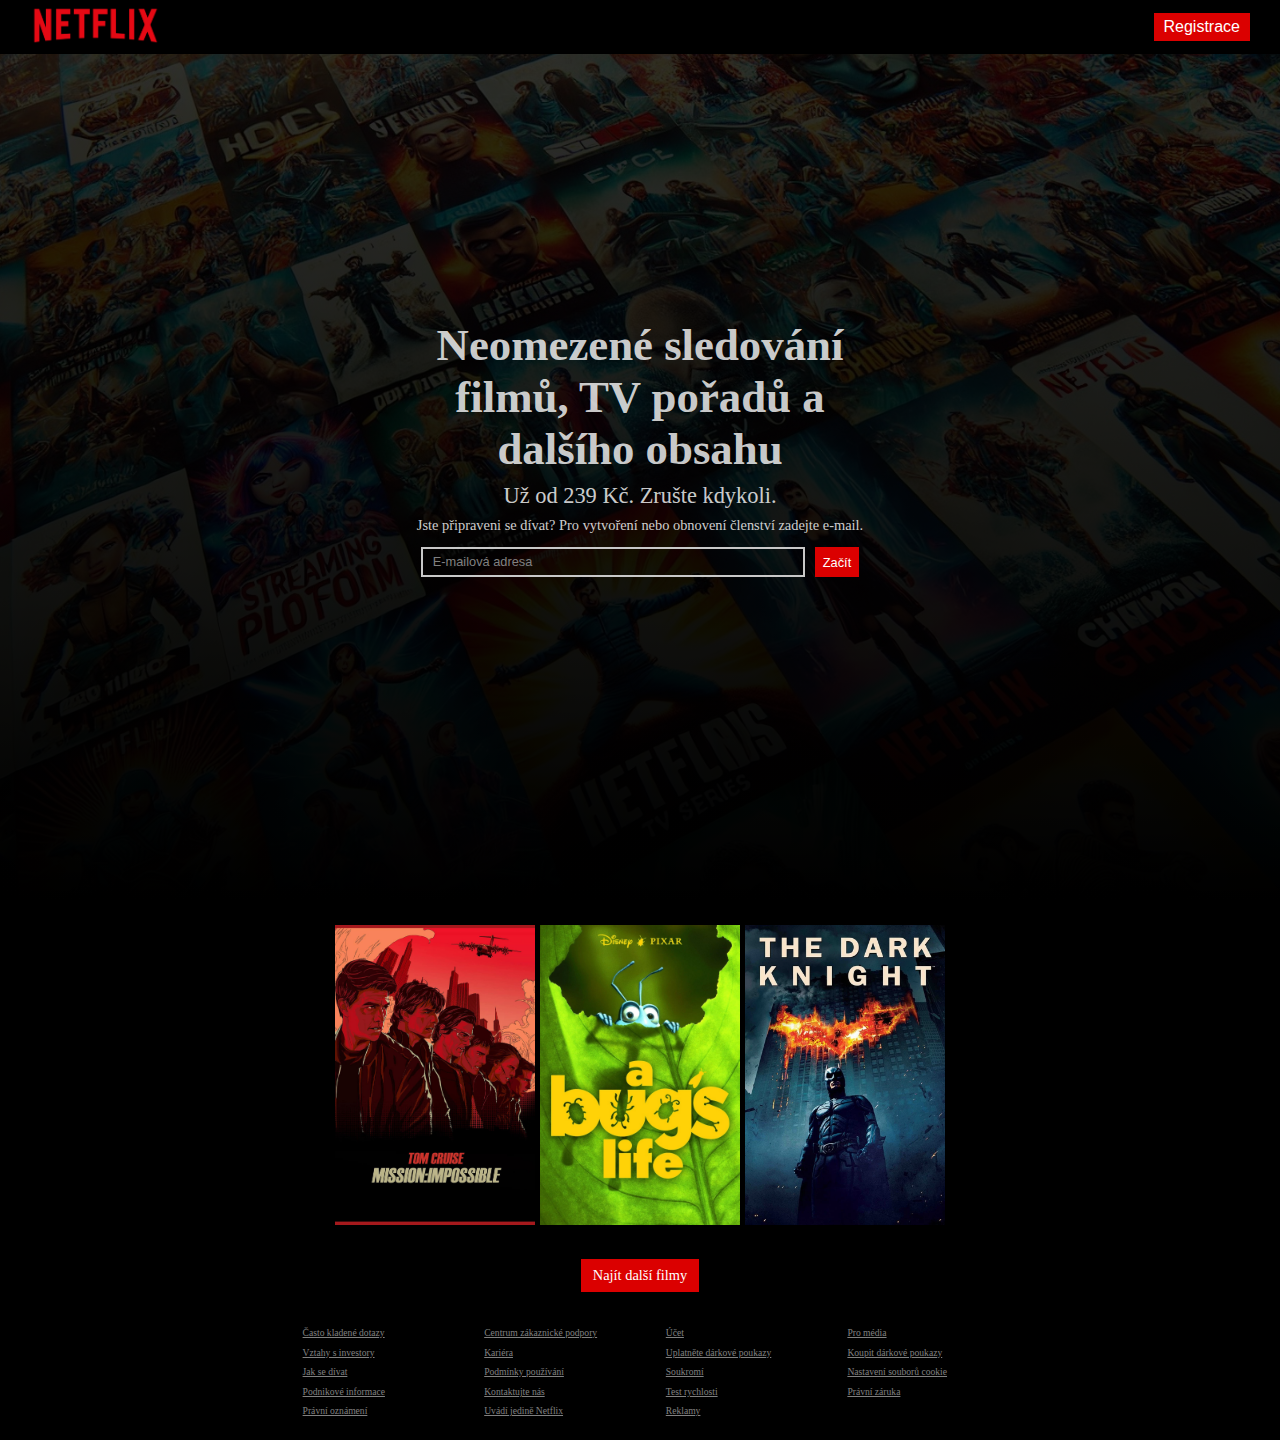
<file: index.html>
<!DOCTYPE html>
<html lang="cs">
  <head>
    <meta charset="UTF-8" />
    <meta name="viewport" content="width=device-width, initial-scale=1.0" />
    <link rel="stylesheet" href="css/style.css" />
    <title>Netflix</title>
    <link rel="icon" href="img/favicon.png" type="image/png" />
    <link
      rel="stylesheet"
      href="https://cdnjs.cloudflare.com/ajax/libs/font-awesome/6.5.0/css/all.min.css"
    />
  </head>
  <body>
    <i class="fa-regular fa-circle-up backToTop" title="Zpět nahoru"></i>
    <!-- HEADER -->
    <header class="header-homepage">
      <div class="header-left">
        <a href="index.html">
          <img src="img/netflix-logo.png" alt="Logo" class="logo"
        /></a>
      </div>
      <div class="header-right">
        <a href="registrace/index.html" class="register-link">
          <button class="register-button">Registrace</button>
        </a>
      </div>
    </header>
    <!--  HERO SECTION -->
    <section class="hero">
      <div class="hero-wrapper">
        <h1>Neomezené sledování filmů, TV pořadů a dalšího obsahu</h1>

        <h2>Už od 239 Kč. Zrušte kdykoli.</h2>

        <p>
          Jste připraveni se dívat? Pro vytvoření nebo obnovení členství zadejte
          e-mail.
        </p>

        <form class="hp form">
          <input
            type="email"
            class="emailAdress"
            placeholder="E-mailová adresa"
            required
          />
          <button class="start">Začít</button>
        </form>
      </div>
    </section>
    <!--  MOVIE SECTION -->
    <section class="movie">
      <div class="movies-container">
        <div class="movie-card">
          <img src="img/mission-impossible.jpeg" alt="Mission: Impossible" />
        </div>
        <div class="movie-card">
          <img src="img/bugs-life.jpeg" alt="A Bug's Life" />
        </div>
        <div class="movie-card">
          <img src="img/batman.webp" alt="Batman" />
        </div>
      </div>
      <a href="dalsi-filmy/index.html" class="movies-button"
        >Najít další filmy</a
      >
    </section>
    <!-- FOOTER -->
    <footer class="footer">
      <div class="column">
        <a href="#" class="footer-link">Často kladené dotazy</a><br />
        <a href="#" class="footer-link">Vztahy s investory</a><br />
        <a href="#" class="footer-link">Jak se dívat</a><br />
        <a href="#" class="footer-link">Podnikové informace</a><br />
        <a href="#" class="footer-link">Právní oznámení</a><br />
      </div>
      <div class="column">
        <a href="#" class="footer-link">Centrum zákaznické podpory</a><br />
        <a href="#" class="footer-link">Kariéra</a><br />
        <a href="#" class="footer-link">Podmínky používání</a><br />
        <a href="#" class="footer-link">Kontaktujte nás</a><br />
        <a href="#" class="footer-link">Uvádí jedině Netflix</a><br />
      </div>

      <div class="column">
        <a href="#" class="footer-link">Účet</a><br />
        <a href="#" class="footer-link">Uplatněte dárkové poukazy</a><br />
        <a href="#" class="footer-link">Soukromí</a><br />
        <a href="#" class="footer-link">Test rychlosti</a><br />
        <a href="#" class="footer-link">Reklamy</a><br />
      </div>
      <div class="column">
        <a href="#" class="footer-link">Pro média</a><br />
        <a href="#" class="footer-link">Koupit dárkové poukazy</a><br />
        <a href="#" class="footer-link">Nastavení souborů cookie</a><br />
        <a href="#" class="footer-link">Právní záruka</a><br />
      </div>
    </footer>
    <script src="js/script.js"></script>
  </body>
</html>
</file>
<file: css/style.css>
/* 
Project: Netflix stránky
Autor: annajohanova_75116
E-mail: a.johanova@seznam.cz
Popis: Vytvoření stránky, která bude co nejvíce podobná stránce ze zadání
*/

html {
  scroll-behavior: smooth;
}

:root {
  --background-color: #000000;
  --buttons-background-color: #db0000;
  --text-color-light: #fff;
  --text-color-light-grey: #ffffffce;
  --text-color-grey: #808080;
  --border-color: #808080;
  --nav-height: 55px;
  --content-width: 70%;
}

* {
  margin: 0;
  padding: 0;
  box-sizing: border-box;
}
/* BODY SECTION  */
body {
  font-family: "Book Antiqua", "Georgia", "Times New Roman", serif; /*Nastavení výchozího fontu Book Antiqua*/
  background-color: var(--background-color);
  color: var(--text-color-light);
}

/* 
============================
HOMEPAGE
============================ 
*/

/* IKONA BACK TO TOP */
.backToTop {
  position: fixed;
  bottom: 15px;
  right: 15px;
  z-index: 999;
  font-size: 36px;
  cursor: pointer;
  display: none;
  color: var(--buttons-background-color);
  opacity: 0.8;
  transition: opacity 0.3s ease;
}

/* Při najetí myší na tlačítko "Zpět nahoru" se zvýší neprůhlednost na maximum,
   což vytvoří vizuální efekt zdůraznění */
.backToTop:hover {
  opacity: 1;
}

/* stylování pro zařízení s šířkou obrazovky alespoň 768px */
@media (min-width: 768px) {
  .backToTop {
    bottom: 30px;
    right: 30px;
  }
}

/* HEADER SECTION HOMPEAGE*/
.header-homepage {
  display: flex;
  justify-content: space-between;
  align-items: center;
  padding: 5px 30px;
  background-color: var(--background-color);
  position: fixed;
  width: 100%;
  z-index: 10;
}

/* Logo */
/* výška loga */
.logo {
  height: 40px;
}

/* Tlačítko Registrace */
.header-right {
  display: flex;
  align-items: center;
}

/* stylování tlačítka */
.register-button {
  background-color: var(--buttons-background-color);
  color: var(--text-color-light);
  border: none;
  padding: 5px 10px;
  font-size: 0.8rem;
  cursor: pointer;
}

@media (max-width: 300px) {
  /*Do max. šířky displeje 300px se logo a tlačítko řadí pod sebe*/
  .header-homepage {
    display: block;
  }
}

/* Na obrazovkách s minimální šířkou 768px se zvětší velikost písma tlačítka "Registrace" */
@media (min-width: 768px) {
  .register-button {
    font-size: 1rem;
  }
}

/* HERO */
.hero {
  background-image: linear-gradient(
      to bottom,
      rgba(0, 0, 0, 0.8),
      rgba(0, 0, 0, 1)
    ),
    url("../img/background.jpg");
  height: 100vh;
  background-size: cover; /* Obrázek vyplní celý prvek */
  background-position: center center; /* obrázek je zarovnán na střed horizontálně i vertikálně */
  background-repeat: no-repeat; /* obrázek se neopakuje */
  padding: 20px;
  display: flex;
  flex-direction: column; /* Vertikální uspořádání textu a formuláře */
  justify-content: center; /* Vertikální střed */
  align-items: center; /* Horizontální střed */
}

.hero-wrapper {
  width: 80vw;
  margin: 0 auto;
  display: flex;
  flex-direction: column; /* Prvky uvnitř se skládají vertikálně (sloupcově) */
  justify-content: center; /* Horizontální střed */
  align-items: center; /* Vertikální střed */
  text-align: center;
  position: relative; /*nastavení pozice relativ pro pozicování textu Hero sekce s třídou .hero-text */
}

/* stylování textu */
h1,
h2,
p {
  margin-bottom: 5px;
  color: var(--text-color-light-grey);
}

h1 {
  font-size: 1.3rem;
  font-weight: 900;
}

h2 {
  font-size: 0.9rem;
  font-weight: 100;
}

p {
  font-size: 0.6rem;
}

/* stylování formuláře */
form {
  display: flex;
  justify-content: center;
  align-items: center;
  text-align: center;
  gap: 10px; /* mezery mezi poli */
}

/* stylování položek formuláře */
input.emailAdress {
  width: 50vw;
  height: 20px;
  background-color: transparent;
  border: none;
  border: 2px solid rgb(200, 200, 200);
  margin: 5px 0 5px 0;
  padding: 10px;
  outline: none;
  text-align: left;
  font-size: 0.5rem;
}

/*stylování tlačítka pro potvrzení formuláře*/
button.start {
  background-color: var(--buttons-background-color);
  color: var(--text-color-light);
  border: none;
  padding: 8px 8px;
  font-size: 0.5rem;
}
/* hover pro tlačítko formuláře */
button:hover {
  background-color: #b30000;
  cursor: pointer;
}

/* nastavení barvy pro placeholdery ve formuláři */
input::placeholder {
  color: var(--border-color);
}

/* změna barvy textu pro uživatelský vstup */
input {
  transition: border-color 0.1s ease;
  color: white;
}

/* stylování pro zařízení s šířkou obrazovky alespoň 500px */
@media (min-width: 500px) {
  .hero-wrapper {
    width: 45vw;
  }
  h1 {
    font-size: 1.9rem;
  }

  h2 {
    font-size: 1.3rem;
  }

  p {
    font-size: 0.8rem;
  }
  h1,
  h2,
  p {
    margin-bottom: 8px;
    color: var(--text-color-light-grey);
  }
  input.emailAdress {
    width: 30vw;
    height: 30px;
    font-size: 0.8rem;
  }
  button.start {
    font-size: 0.8rem;
    height: 30px;
  }
}

/* stylování pro zařízení s šířkou obrazovky alespoň 768px */
@media (min-width: 768px) {
  .hero-wrapper {
    width: 40vw;
  }

  h1 {
    font-size: 2.8rem;
  }

  h2 {
    font-size: 1.4rem;
  }

  p {
    font-size: 0.9rem;
  }
  h1,
  h2,
  p {
    margin-bottom: 8px;
    color: var(--text-color-light-grey);
  }
  .emailAdress {
    width: 45vw;
  }
}

/* MOVIE SECTION */
.movie {
  background: var(--background-color);
  padding-top: 25px;
  display: flex;
  flex-direction: column; /* Vertikální uspořádání textu a formuláře */
  justify-content: center;
  align-items: center;
}

.movies-container {
  width: 60vw;
  display: flex;
  flex-direction: column;
  justify-content: space-between;
  align-items: center;
  gap: 5px;
}

/* stylování obrázku jednotlivých filmů */
.movie-card img {
  width: 100px;
  height: 200px;
  object-fit: cover;
  transition: transform 0.3s ease;
}

.movie-card img:hover {
  transform: scale(1.05); /* lehké zvětšení při najetí */
}

/* Stylování tlačítka */
.movies-button {
  background-color: var(--buttons-background-color);
  color: var(--text-color-light);
  border: none;
  margin: 30px;
  padding: 8px 12px;
  font-size: 0.9rem;
  text-decoration: none;
  cursor: pointer;
  transition: background-color 0.3s ease;
  display: inline-block;
}

/* Hover efekt */
.movies-button:hover {
  background-color: #b30000;
}

/* stylování pro zařízení s šířkou obrazovky alespoň 400px */
@media (min-width: 400px) {
  .movies-container {
    flex-direction: row;
    justify-content: center;
  }
  .movie img {
    justify-content: center;
  }

  .movie-card img {
    width: 100px;
    height: 150px;
  }

  /* stylování pro zařízení s šířkou obrazovky alespoň 600px */
  @media (min-width: 600px) {
    .movie-card img {
      width: 120px;
      height: 180px;
    }
  }
}
/* stylování pro zařízení s šířkou obrazovky alespoň 768px */
@media (min-width: 768px) {
  .movie-card img {
    width: 200px;
    height: 300px;
  }
}

/* FOOTER */
.footer {
  width: 60vw;
  margin: 0 auto;
  display: flex;
  flex-wrap: wrap;
  justify-content: space-evenly;
  gap: 10px;
  padding: 0px 0px 20px 0px;
}

/* stylování sloupců patičky */
.column {
  min-width: 120px;
}

/* stylování odkazů patičky */
.footer-link {
  font-size: 0.6rem;
  font-weight: 100;
  color: var(--text-color-grey);
}

/* stylování odkazů patičky po najetí myši */
.footer-link:hover {
  color: var(--text-color);
  text-decoration: none;
}

/* stylování pro zařízení s šířkou obrazovky alespoň 600px */
@media (min-width: 600px) {
  .footer {
    flex-wrap: nowrap;
    gap: 15px;
  }
  .footer-link {
    font-size: 0.5rem;
  }
  .column {
    min-width: 70px;
  }
}

/* stylování pro zařízení s šířkou obrazovky alespoň 768px */
@media (min-width: 768px) {
  .footer {
    flex-wrap: nowrap;
    gap: 5px;
  }

  .footer-link {
    font-size: 0.6rem;
    line-height: 1.1rem;
  }

  .column {
    min-width: 130px;
  }
}

/* 
============================
DALŠÍ FILMY
============================ 
*/
/* Hlavička – tlačítko zarovnané na střed */
.header-movies {
  background-color: var(--background-color);
  display: flex;
  justify-content: center;
  align-items: center;
  padding: 25px 0;
}

/* Styl tlačítka "Úvodní strana" */
.homepage-button {
  background-color: var(--buttons-background-color);
  color: var(--text-color-light);
  border: none;
  padding: 5px 10px;
  font-size: 0.9rem;
  cursor: pointer;
}

/* Pro obrazovky širší než 768px */
@media (min-width: 768px) {
  .homepage-button {
    font-size: 1.1rem;
  }
}

/* Hover pro tlačítko */
.homepage-button:hover {
  background-color: #b30000;
  cursor: pointer;
}

.selector {
  display: flex;
  justify-content: center;
}

/* SELECT OPTION SECTION */
#select-movie {
  border: 2px solid var(--buttons-background-color);
  background-color: var(--background-color);
  color: var(--text-color-light);
  padding: 5px;
}

#select-movie:hover {
  cursor: pointer;
}

/* Sekce, kam se načítají obrázky */
#movie-cards {
  height: 100%;
  display: flex;
  flex-wrap: wrap;
  justify-content: center; /* zarovnání na střed */
  gap: 15px;
  padding: 20px;
}

/* Styl jednotlivých obrázků filmu */
.movie-image {
  width: 140px;
  transform: rotate(5deg); /* mírné natočení */
  transition: transform 0.3s ease;
}

/* Při hoveru se obrázek narovná */
.movie-image:hover {
  transform: rotate(0deg); /* narovnání po najetí */
}

/* stylování pro zařízení s šířkou obrazovky alespoň 600px */
@media (min-width: 600px) {
  .movie-image {
    width: 170px;
  }
}

/* stylování pro zařízení s šířkou obrazovky alespoň 768px */
@media (min-width: 768px) {
  .movie-image {
    width: 200px;
  }
}

/* 
============================
REGISTRACE
============================ 
*/
/* HEADER SECTION REGISTRATION*/
.header-registration {
  display: flex;
  justify-content: space-between;
  align-items: center;
  padding: 5px 30px;
  background-color: var(--background-color);
}

@media (max-width: 300px) {
  /*Do max. šířky displeje 300px se logo a tlačítko řadí pod sebe*/
  .header-registration {
    display: block;
  }
}

/* FORM SECTION */
/* stylování formuláře */
.form-registration {
  height: calc(100vh - var(--nav-height));
  flex-direction: column;
}

/* stylování položek formuláře */
.firstName,
.lastName,
.email,
.password {
  width: 55vw;
  background-color: transparent;
  border: 2px solid var(--border-color);
  padding: 10px;
  outline: none;
  text-align: left;
  font-size: 0.5rem;
}

/*stylování tlačítka pro potvrzení formuláře*/
.form-registration button {
  background-color: var(--buttons-background-color);
  color: var(--text-color-light);
  width: 55vw;
  font-size: 0.8rem;
  border: none;
  padding: 7px 10px;
  margin-top: 10px;
}
/* hover pro tlačítko formuláře */
.form-registration button:hover {
  background-color: #b30000;
  cursor: pointer;
}

/* barva rámečku při zadávání hesla */
input.valid {
  border-color: green !important;
}

input.invalid {
  border-color: red !important;
}

/* stylování pro zařízení s šířkou obrazovky nejvíce 300px */
@media (max-width: 300px) {
  .firstName,
  .lastName,
  .email,
  .password {
    width: 55vw;
    font-size: 0.5rem;
  }
  .form-registration button {
    font-size: 0.7rem;
    width: 55vw;
  }
}

/* stylování pro zařízení s šířkou obrazovky alespoň 600px */
@media (min-width: 600px) {
  .firstName,
  .lastName,
  .email,
  .password {
    width: 30vw;
    font-size: 0.5rem;
  }
  .form-registration button {
    font-size: 0.9rem;
    width: 30vw;
  }
}

/* stylování pro zařízení s šířkou obrazovky alespoň 768px */
@media (min-width: 768px) {
  .firstName,
  .lastName,
  .email,
  .password {
    width: 30vw;
    font-size: 0.7rem;
  }
  .form-registration button {
    font-size: 1.1rem;
    width: 30vw;
  }
}
</file>
